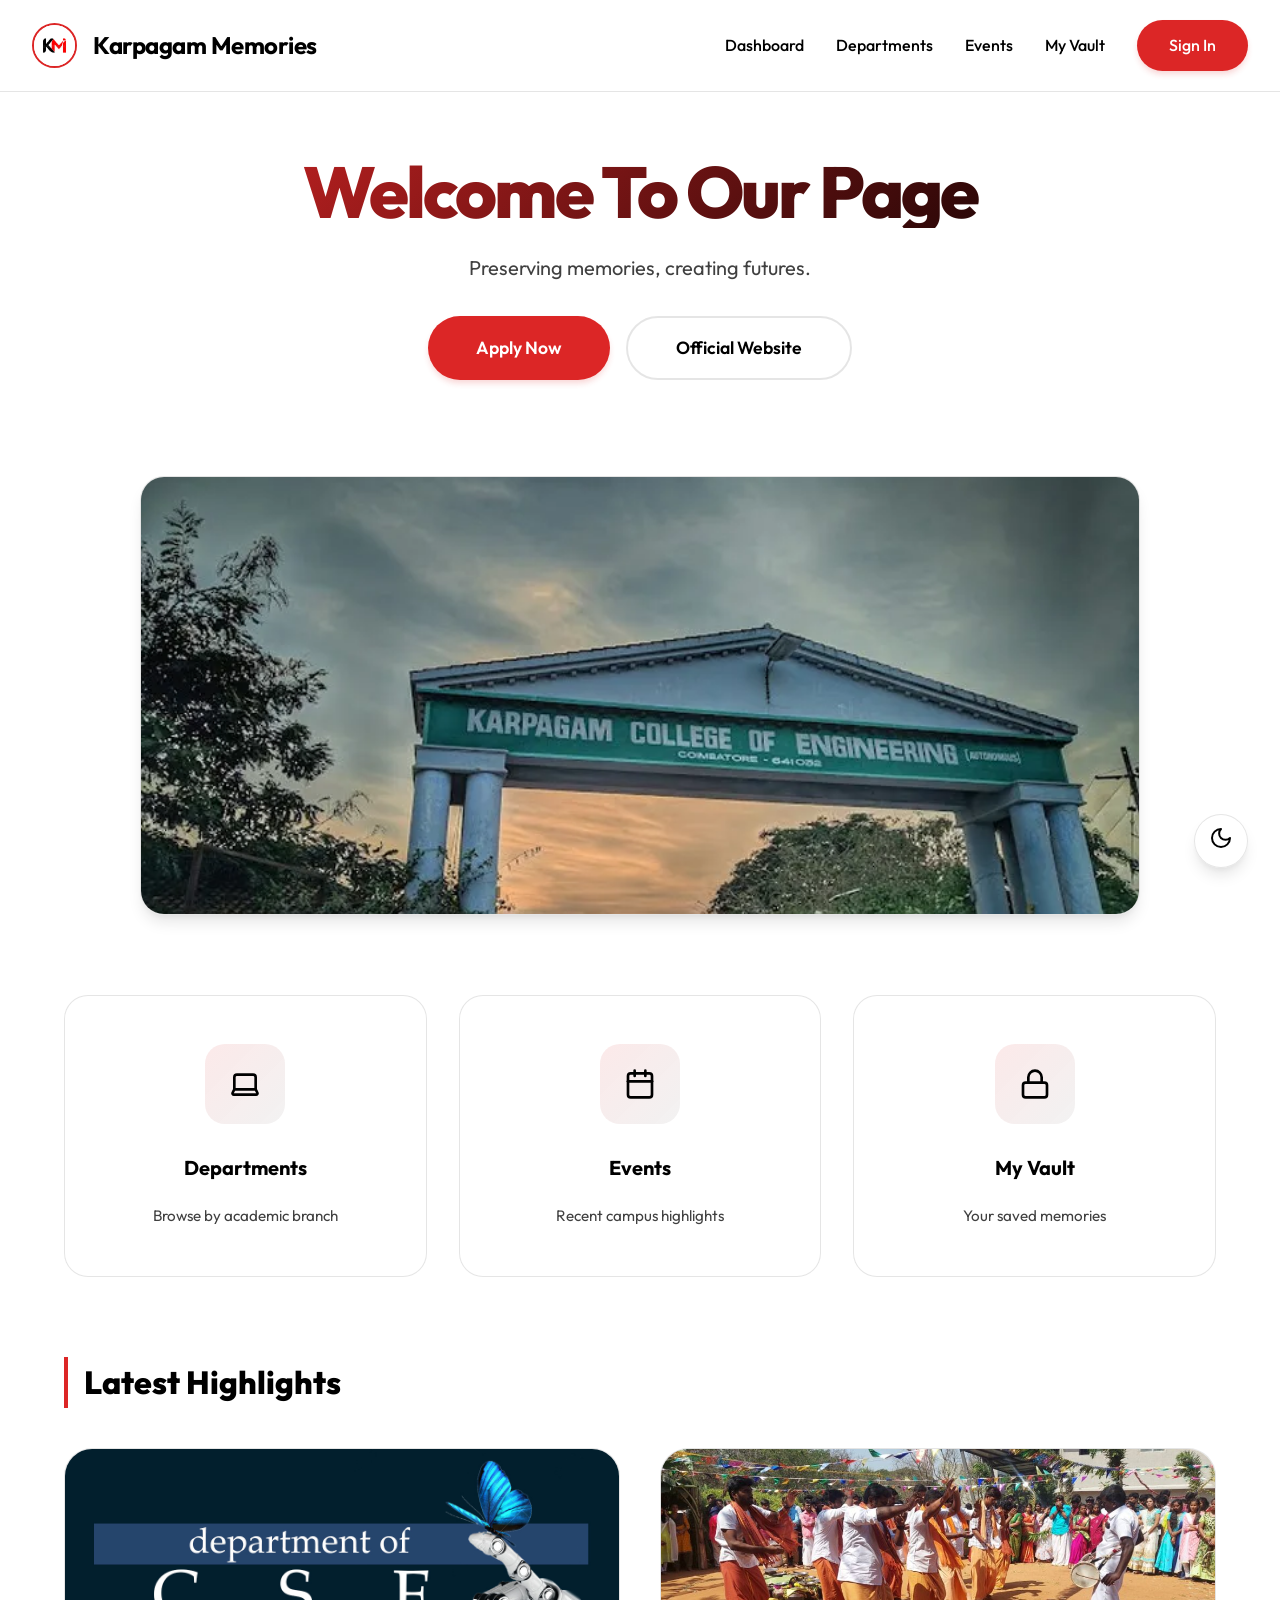
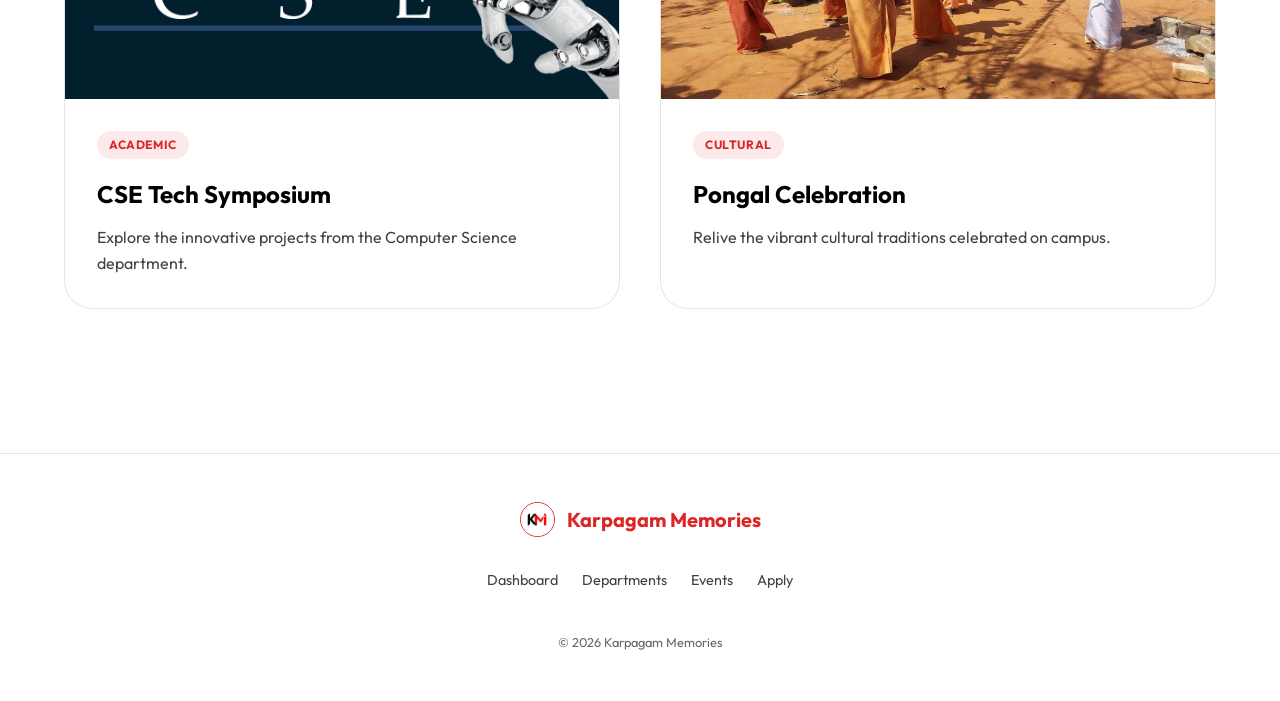
<file: index.html>
<!DOCTYPE html>
<html lang="en">
<head>
    <meta charset="UTF-8">
    <meta name="viewport" content="width=device-width, initial-scale=1.0">
    <title>Karpagam Memories - Dashboard</title>
    <link rel="stylesheet" href="common.css">
    <link rel="stylesheet" href="index.css">
    <link rel="icon" type="image/webp" href="images/logofirst.webp">
</head>
<body>
    <nav id="main-nav"></nav> 
    <main>
        <header class="hero-header">
            <h1 class="title-main">Welcome To Our Page</h1>
            <p class="subtitle">Preserving memories, creating futures.</p>
            <div class="btn-group">
                <a href="apply.html" class="btn btn-lg">Apply Now</a>
                <a href="https://kce.ac.in/" target="_blank" class="btn btn-outline btn-lg">Official Website</a>
            </div>
        </header>

        <section class="slider-wrap reveal">
            <div class="slider-box">
                <div id="hero-slider" class="slider-track">
                    <img src="images/slid1.webp" alt="Slide 1" class="slide-img">
                    <img src="images/slid2.webp" alt="Slide 2" class="slide-img">
                    <img src="images/slide3.jpeg" alt="Slide 3" class="slide-img">
                </div>
            </div>
        </section>

        <section class="quick-access reveal">
            <div class="card-grid">
                <a href="departments.html" class="stat-card">
                    <div class="icon">
                        <svg xmlns="http://www.w3.org/2000/svg" width="32" height="32" viewBox="0 0 24 24" fill="none" stroke="currentColor" stroke-width="2" stroke-linecap="round" stroke-linejoin="round"><path d="M20 16V7a2 2 0 0 0-2-2H6a2 2 0 0 0-2 2v9m16 0H4m16 0 1.28 2.55a1 1 0 0 1-.9 1.45H3.62a1 1 0 0 1-.9-1.45L4 16"/></svg>
                    </div>
                    <h3>Departments</h3>
                    <p>Browse by academic branch</p>
                </a>
                <a href="events.html" class="stat-card">
                    <div class="icon">
                        <svg xmlns="http://www.w3.org/2000/svg" width="32" height="32" viewBox="0 0 24 24" fill="none" stroke="currentColor" stroke-width="2" stroke-linecap="round" stroke-linejoin="round"><rect width="18" height="18" x="3" y="4" rx="2" ry="2"/><line x1="16" x2="16" y1="2" y2="6"/><line x1="8" x2="8" y1="2" y2="6"/><line x1="3" x2="21" y1="10" y2="10"/></svg>
                    </div>
                    <h3>Events</h3>
                    <p>Recent campus highlights</p>
                </a>
                <a href="saved.html" class="stat-card">
                    <div class="icon">
                        <svg xmlns="http://www.w3.org/2000/svg" width="32" height="32" viewBox="0 0 24 24" fill="none" stroke="currentColor" stroke-width="2" stroke-linecap="round" stroke-linejoin="round"><rect width="18" height="11" x="3" y="11" rx="2" ry="2"/><path d="M7 11V7a5 5 0 0 1 10 0v4"/></svg>
                    </div>
                    <h3>My Vault</h3>
                    <p>Your saved memories</p>
                </a>
            </div>
        </section>

        <section class="featured reveal">
            <h2 class="section-title">Latest Highlights</h2>
            <div class="highlight-grid">
                <article class="highlight-item">
                    <div class="img-wrap">
                        <img src="images/cse.jpg" alt="CSE">
                    </div>
                    <div class="content">
                        <span class="tag">Academic</span>
                        <h3>CSE Tech Symposium</h3>
                        <p>Explore the innovative projects from the Computer Science department.</p>
                    </div>
                </article>
                <article class="highlight-item">
                    <div class="img-wrap">
                        <img src="images/pongal.jpeg" alt="Pongal">
                    </div>
                    <div class="content">
                        <span class="tag">Cultural</span>
                        <h3>Pongal Celebration</h3>
                        <p>Relive the vibrant cultural traditions celebrated on campus.</p>
                    </div>
                </article>
            </div>
        </section>
    </main>

    <footer id="main-footer"></footer> <script src="script.js"></script>
</body>
</html>
</file>
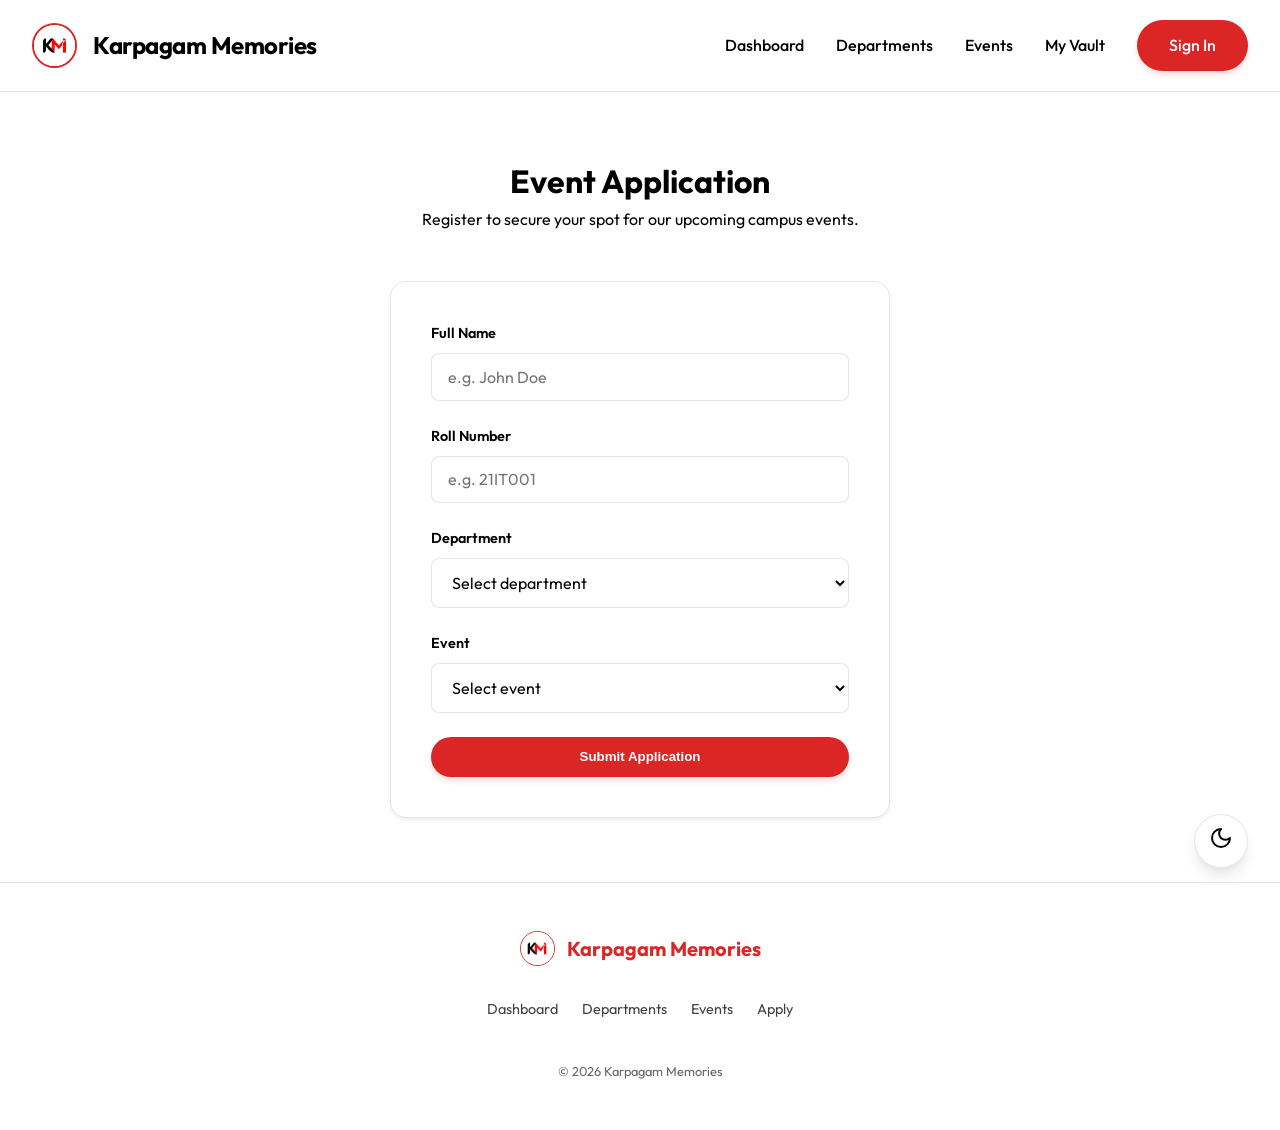
<file: apply.html>
<!DOCTYPE html>
<html lang="en">
<head>
    <meta charset="UTF-8">
    <meta name="viewport" content="width=device-width, initial-scale=1.0">
    <title>Apply for Event - Karpagam Memories</title>
    <link rel="stylesheet" href="common.css">
    <link rel="stylesheet" href="apply.css">
    <link rel="icon" type="image/webp" href="images/logofirst.webp">
</head>
<body>
    <nav id="main-nav"></nav>
    <main>
        <header class="reveal">
            <h1>Event Application</h1>
            <p>Register to secure your spot for our upcoming campus events.</p>
        </header>
        <form id="apply-form" class="reveal">
            <label for="fullname">Full Name</label>
            <input type="text" id="fullname" required placeholder="e.g. John Doe">
            <label for="uid">Roll Number</label>
            <input type="text" id="uid" required placeholder="e.g. 21IT001">
            <label for="department">Department</label>
            <select id="department" required>
                <option value="" disabled selected>Select department</option>
                <option value="cs">Computer Science</option>
                <option value="it">Information Technology</option>
                <option value="ai">Artificial Intelligence</option>
                <option value="ece">Electronics (ECE)</option>
                <option value="mech">Mechanical Engineering</option>
                <option value="civil">Civil Engineering</option>
            </select>
            <label for="event">Event</label>
            <select id="event" required>
                <option value="" disabled selected>Select event</option>
                <option value="druva">Druva Fest</option>
                <option value="pongal">Pongal Celebration</option>
                <option value="alumni">Alumni Meet</option>
                <option value="workshop">Technical Workshop</option>
                <option value="dance">Cultural Dance</option>
                <option value="iv">Industrial Visit (IV)</option>
            </select>
            <button type="submit" class="btn" style="width:100%">Submit Application</button>
        </form>
    </main>
    <footer id="main-footer"></footer>
    <script src="script.js"></script>
    <script>
        document.getElementById('apply-form').addEventListener('submit', (e) => {
            e.preventDefault();
            alert("Application submitted!");
            window.location.href = 'index.html';
        });
    </script>
</body>
</html>
</file>
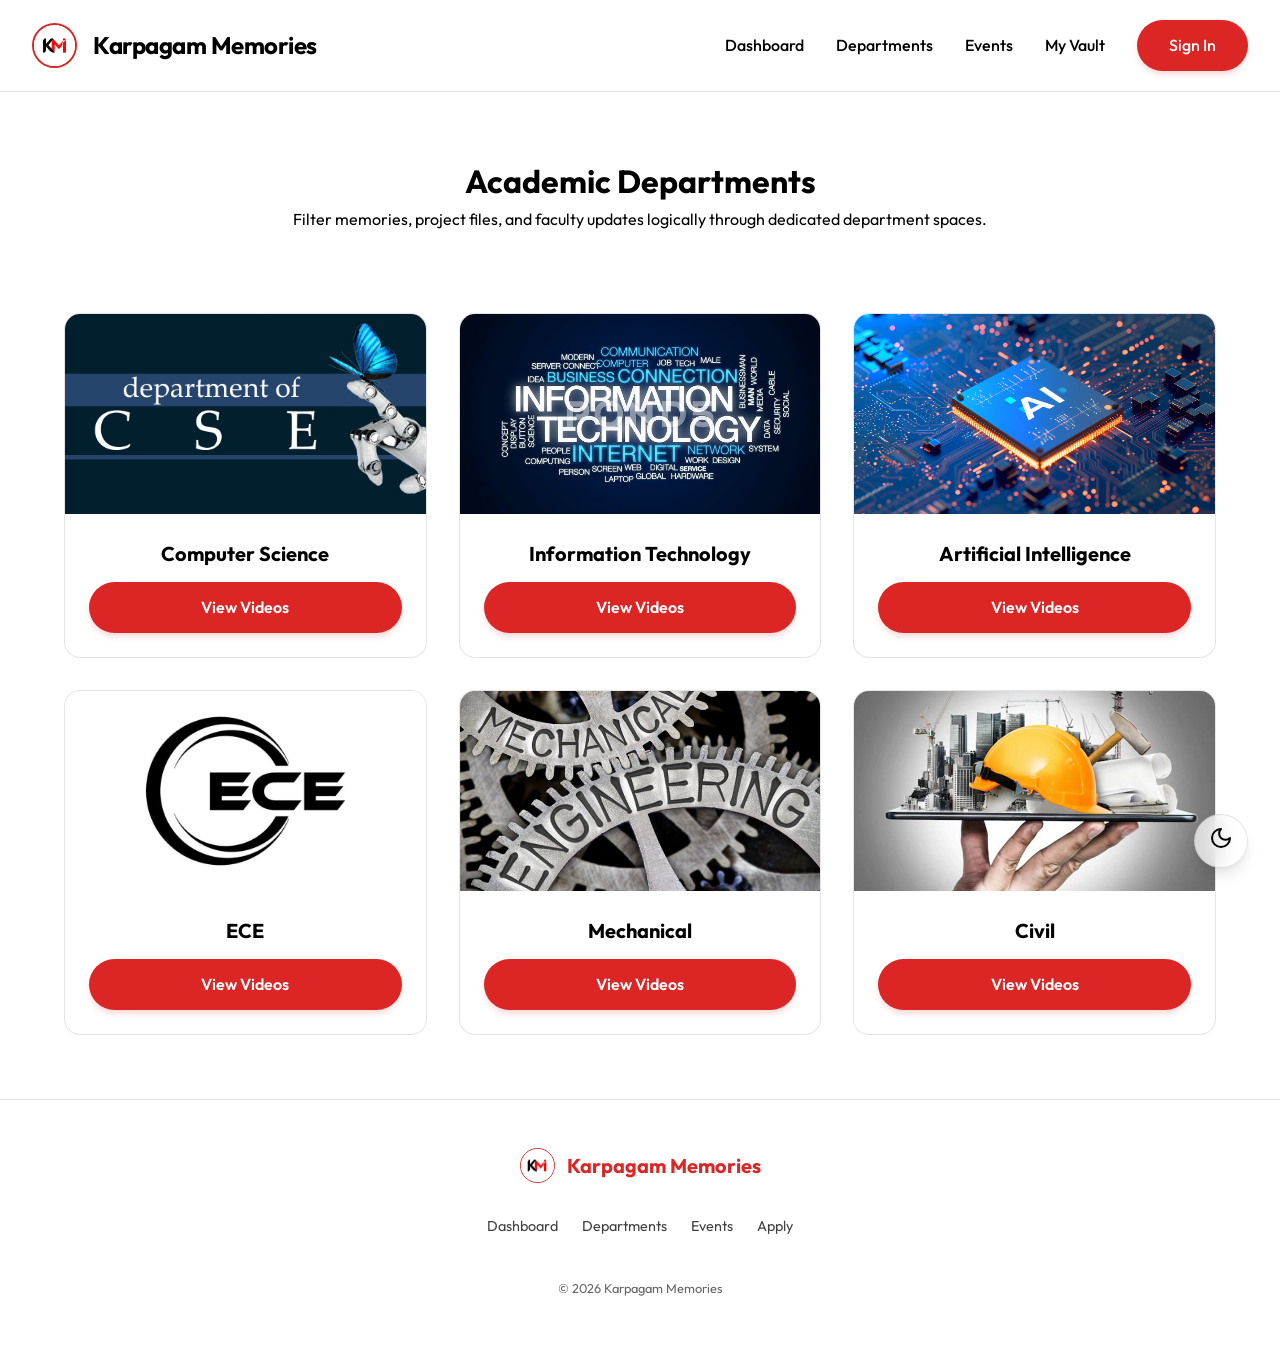
<file: departments.html>
<!DOCTYPE html>
<html lang="en">
<head>
    <meta charset="UTF-8">
    <meta name="viewport" content="width=device-width, initial-scale=1.0">
    <title>Academic Departments - Karpagam</title>
    <link rel="stylesheet" href="common.css">
    <link rel="stylesheet" href="departments.css">
    <link rel="icon" type="image/webp" href="images/logofirst.webp">
    <meta name="referrer" content="strict-origin-when-cross-origin">
</head>
<body>
    <nav id="main-nav"></nav>
    <main>
        <header>
            <h1>Academic Departments</h1>
            <p>Filter memories, project files, and faculty updates logically through dedicated department spaces.</p>
        </header>
        <section id="video-grid" class="reveal">
            <article>
                <img src="images/cse.jpg" alt="CSE">
                <div class="content">
                    <h3>Computer Science</h3>
                    <a href="dept_videos.html" class="btn">View Videos</a>
                </div>
            </article>
            <article>
                <img src="images/inf.jpg" alt="IT">
                <div class="content">
                    <h3>Information Technology</h3>
                    <a href="dept_videos.html" class="btn">View Videos</a>
                </div>
            </article>
            <article>
                <img src="images/ai.jpg" alt="AI">
                <div class="content">
                    <h3>Artificial Intelligence</h3>
                    <a href="dept_videos.html" class="btn">View Videos</a>
                </div>
            </article>
            <article>
                <img src="images/ece.jpg" alt="ECE">
                <div class="content">
                    <h3>ECE</h3>
                    <a href="dept_videos.html" class="btn">View Videos</a>
                </div>
            </article>
            <article>
                <img src="images/Mechanical.jpeg" alt="MECH">
                <div class="content">
                    <h3>Mechanical</h3>
                    <a href="dept_videos.html" class="btn">View Videos</a>
                </div>
            </article>
            <article>
                <img src="images/Civil Engineering.jpg" alt="CIVIL">
                <div class="content">
                    <h3>Civil</h3>
                    <a href="dept_videos.html" class="btn">View Videos</a>
                </div>
            </article>
        </section>
    </main>
    <footer id="main-footer"></footer>
    <script src="script.js"></script>
</body>
</html>
</file>
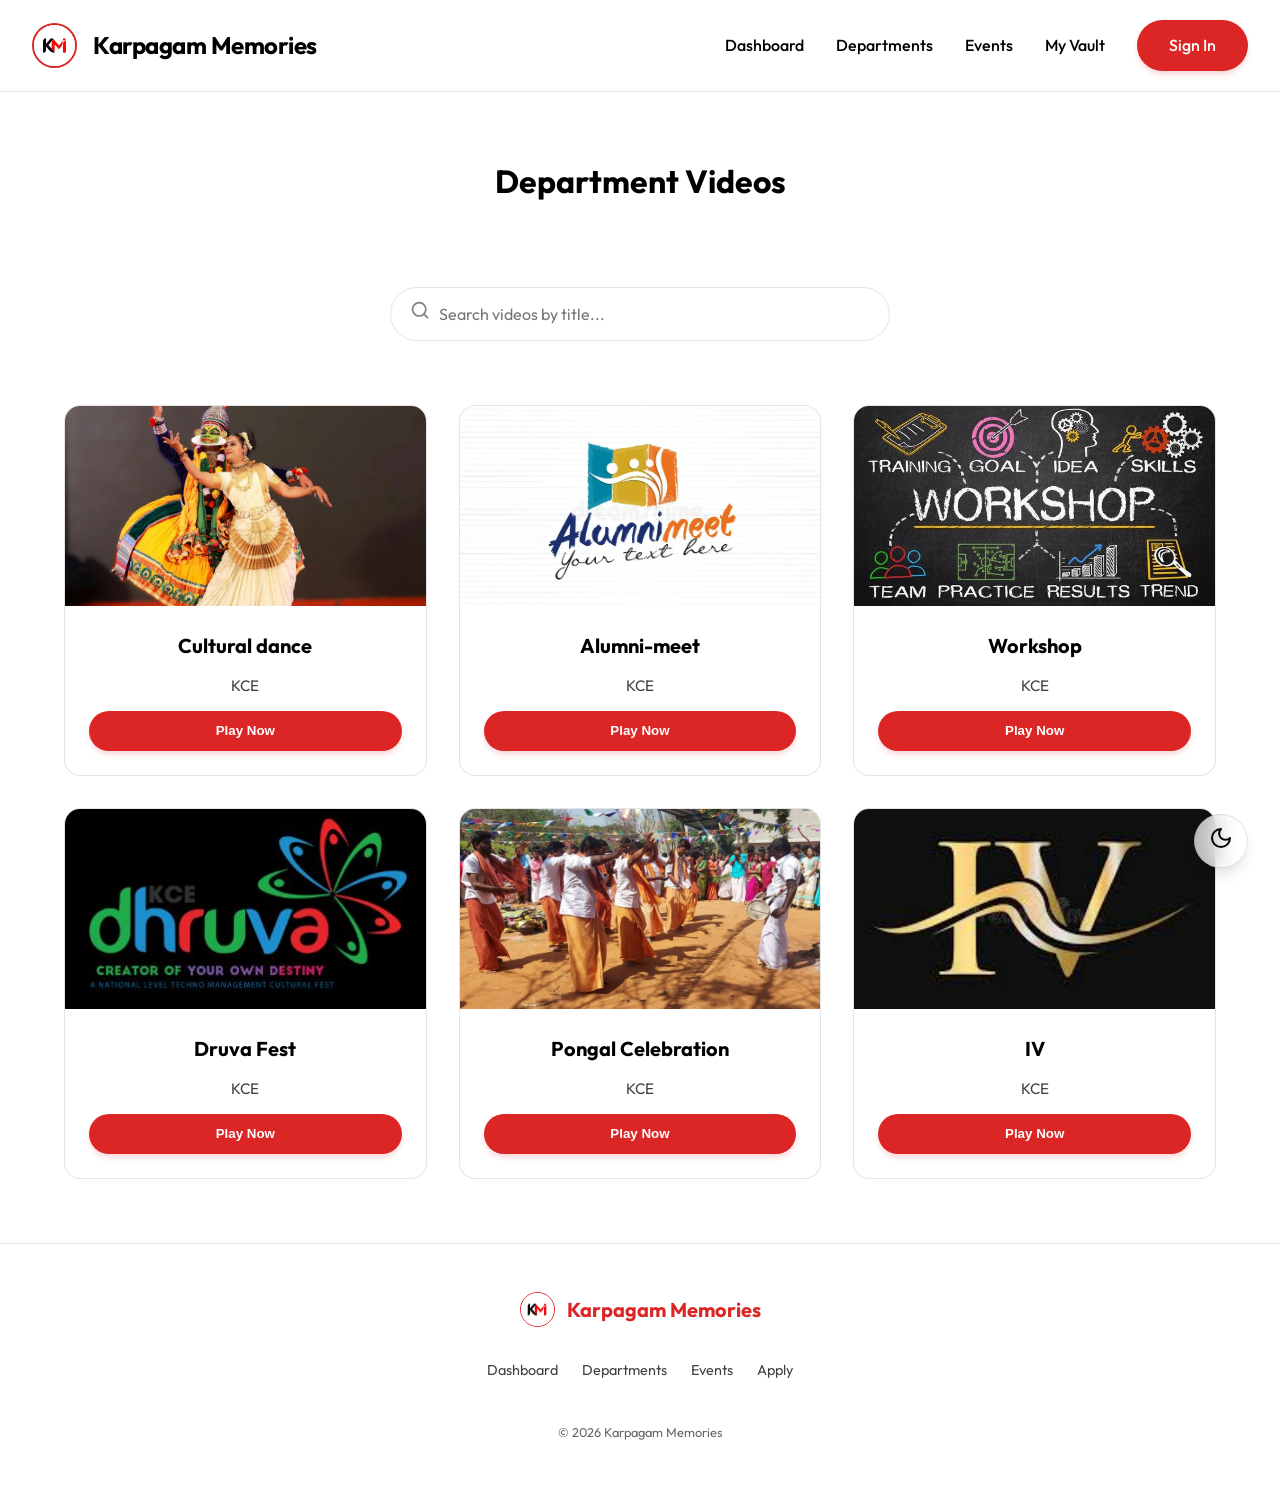
<file: dept_videos.html>
<!DOCTYPE html>
<html lang="en">
<head>
    <meta charset="UTF-8">
    <meta name="viewport" content="width=device-width, initial-scale=1.0">
    <title>Department Videos - Karpagam</title>
    <link rel="stylesheet" href="common.css">
    <link rel="stylesheet" href="dept_videos.css">
    <link rel="icon" type="image/webp" href="images/logofirst.webp">
</head>
<body>
<nav id="main-nav"></nav>
<main>
    <header><h1>Department Videos</h1></header>

    <div class="search-container">
        <span class="search-icon">
            <svg xmlns="http://www.w3.org/2000/svg" width="20" height="20" viewBox="0 0 24 24" fill="none" stroke="currentColor" stroke-width="2" stroke-linecap="round" stroke-linejoin="round"><circle cx="11" cy="11" r="8"/><path d="m21 21-4.3-4.3"/></svg>
        </span>
        <input type="text" id="video-search" class="search-input" placeholder="Search videos by title...">
    </div>

    <section id="video-grid">
        <article class="reveal">
            <img src="images/cultural dance.webp" alt="Video 1">
            <div class="content">
                <h3>Cultural dance</h3>
                <p>KCE</p>
                <button onclick="playVideo('Cultural dance', 'KCE', '1.mp4')" class="btn">Play Now</button>
            </div>
        </article>
        <article class="reveal">
            <img src="images/alumni-meet.webp" alt="Video 2">
            <div class="content">
                <h3>Alumni-meet</h3>
                <p>KCE</p>
                <button onclick="playVideo('Alumni-meet', 'KCE', '2.mp4')" class="btn">Play Now</button>
            </div>
        </article>
        <article class="reveal">
            <img src="images/workshop.jpg" alt="Video 3">
            <div class="content">
                <h3>Workshop</h3>
                <p>KCE</p>
                <button onclick="playVideo('Workshop', 'KCE', '3.mp4')" class="btn">Play Now</button>
            </div>
        </article>
        <article class="reveal">
            <img src="images/duruva.jpg" alt="Video 4">
            <div class="content">
                <h3>Druva Fest</h3>
                <p>KCE</p>
                <button onclick="playVideo('Druva Fest', 'KCE', '4.mp4')" class="btn">Play Now</button>
            </div>
        </article>
        <article class="reveal">
            <img src="images/pongal.jpeg" alt="Video 5">
            <div class="content">
                <h3>Pongal Celebration</h3>
                <p>KCE</p>
                <button onclick="playVideo('Pongal Celebration', 'KCE', '5.mp4')" class="btn">Play Now</button>
            </div>
        </article>
        <article class="reveal">
            <img src="images/iv.jpg" alt="Video 6">
            <div class="content">
                <h3>IV</h3>
                <p>KCE</p>
                <button onclick="playVideo('IV', 'KCE', '6.mp4')" class="btn">Play Now</button>
            </div>
        </article>
    </section>
</main>
<footer id="main-footer"></footer>
<script src="script.js"></script>
</body>
</html>
</file>
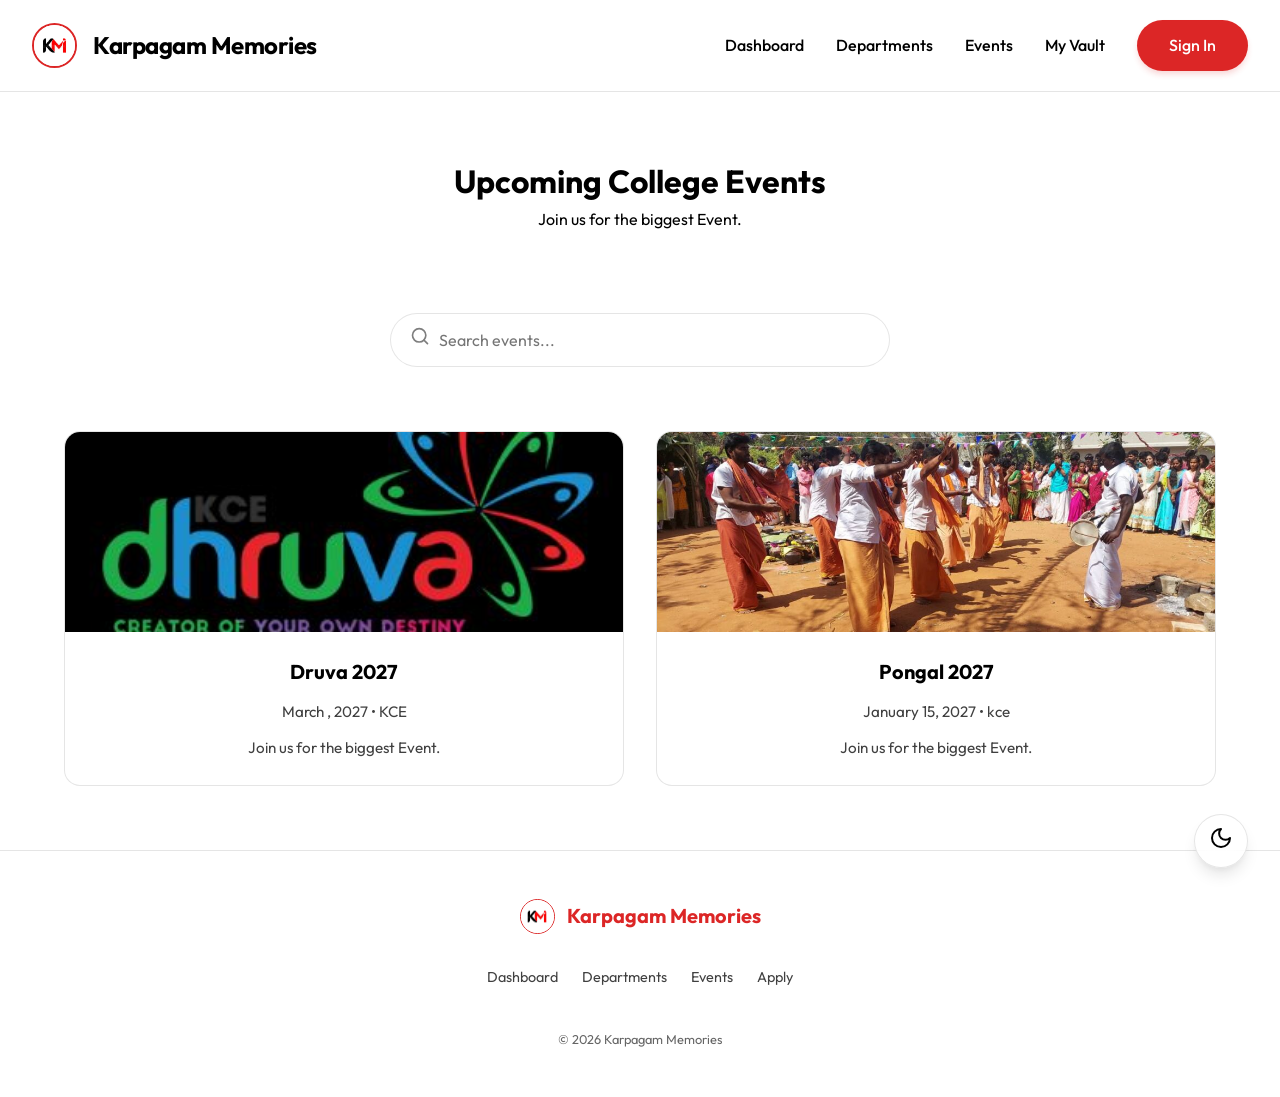
<file: events.html>
<!DOCTYPE html>
<html lang="en">
<head>
    <meta charset="UTF-8">
    <meta name="viewport" content="width=device-width, initial-scale=1.0">
    <title>College Events - Karpagam Memories</title>
    <link rel="stylesheet" href="common.css">
    <link rel="stylesheet" href="events.css">
    <link rel="icon" type="image/webp" href="images/logofirst.webp">
</head>
<body>
    <nav id="main-nav"></nav>
    <main>
        <header>
            <h1>Upcoming College Events</h1>
            <p>Join us for the biggest Event.</p>
        </header>

        <div class="search-container">
            <span class="search-icon">
                <svg xmlns="http://www.w3.org/2000/svg" width="20" height="20" viewBox="0 0 24 24" fill="none" stroke="currentColor" stroke-width="2" stroke-linecap="round" stroke-linejoin="round"><circle cx="11" cy="11" r="8"/><path d="m21 21-4.3-4.3"/></svg>
            </span>
            <input type="text" id="video-search" class="search-input" placeholder="Search events...">
        </div>

        <section id="video-grid" class="reveal">
            <article>
                <img src="images/duruva.jpg" alt="Druva 2027">
                <div class="content">
                    <h3>Druva 2027</h3>
                    <p>March , 2027 • KCE</p>
                    <p>Join us for the biggest Event.</p>
                </div>
            </article>
            <article>
                <img src="images/pongal.jpeg" alt="Pongal">
                <div class="content">
                    <h3>Pongal 2027</h3>
                    <p>January 15, 2027 • kce</p>
                    <p>Join us for the biggest Event.</p>
                </div>
            </article>
        </section>
    </main>
    <footer id="main-footer"></footer>
    <script src="script.js"></script>
</body>
</html>
</file>
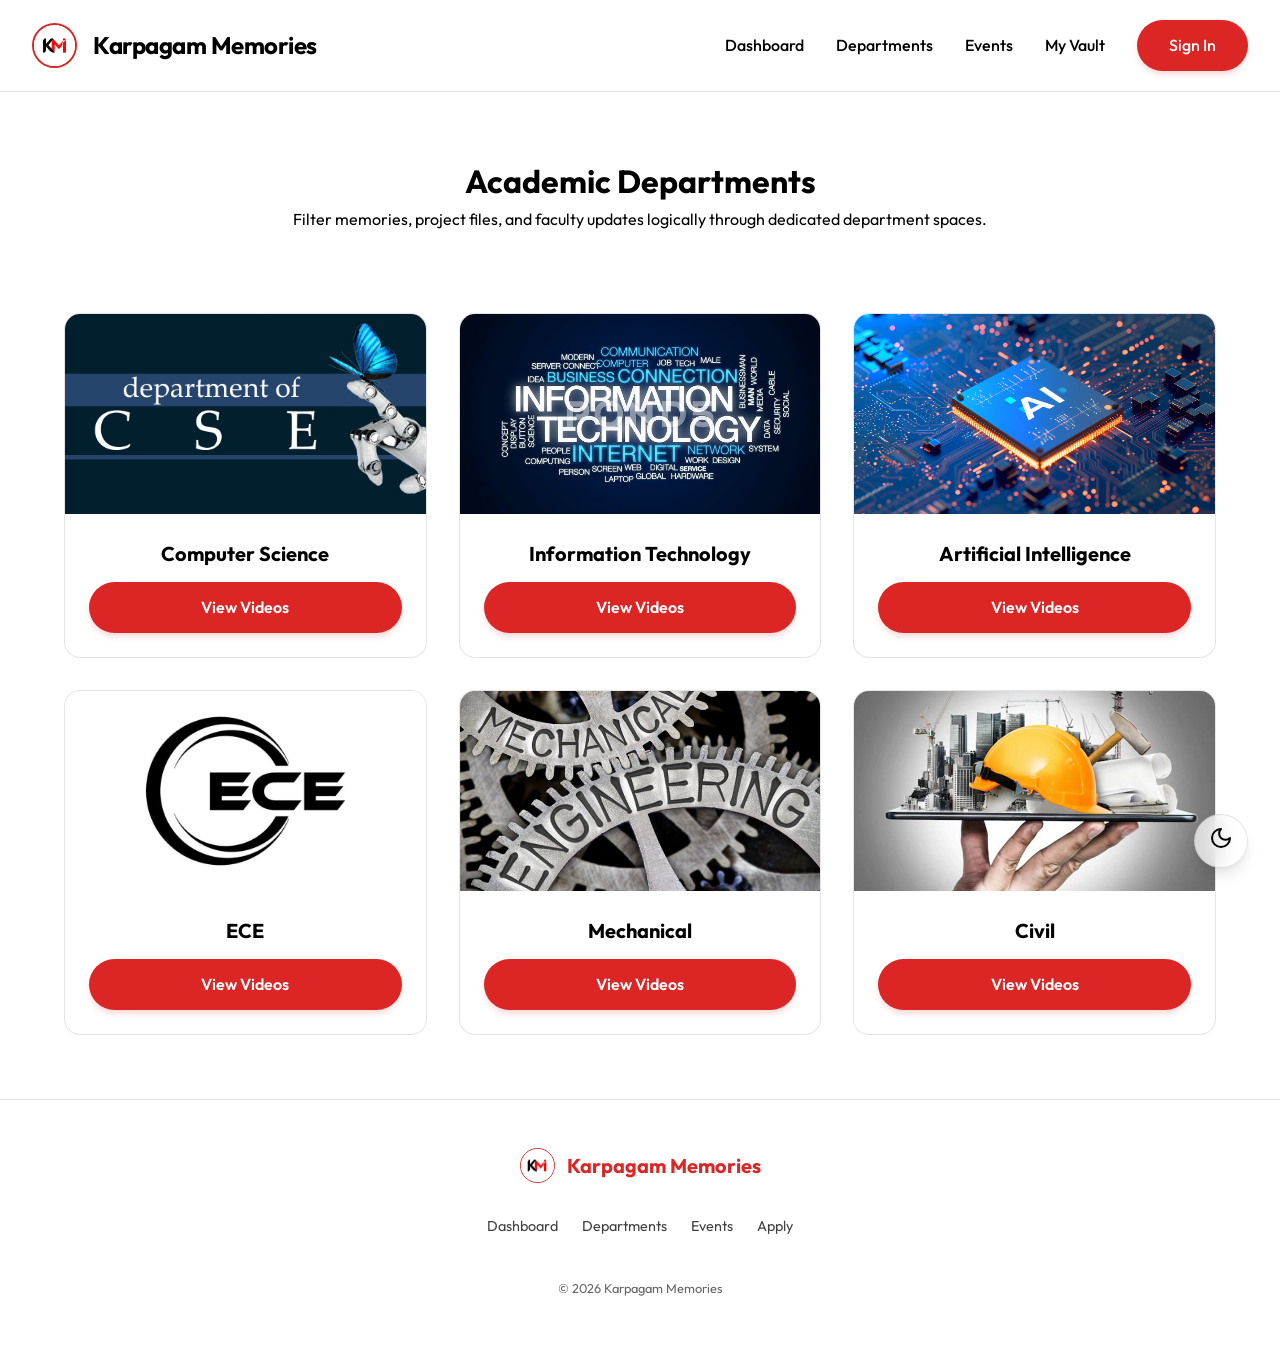
<file: player.html>
<!DOCTYPE html>
<html lang="en">
<head>
    <meta charset="UTF-8">
    <meta name="viewport" content="width=device-width, initial-scale=1.0">
    <title>Video Player - Karpagam Memories</title>
    <link rel="stylesheet" href="common.css">
    <link rel="stylesheet" href="player.css">
    <link rel="icon" type="image/webp" href="images/logofirst.webp">
</head>
<body>
    <nav id="main-nav"></nav>
    <main class="player-main">
        <div class="video-card reveal" id="player-container">
            <div class="iframe-wrapper" id="iframe-wrapper"></div>
            <div class="video-info-row">
                <div class="video-titles">
                    <h2 id="current-video-title">Loading...</h2>
                    <p id="current-video-meta">Please wait</p>
                </div>
                <div class="video-actions-group" id="video-actions">
                    <button class="btn btn-outline" id="like-btn" onclick="toggleLike()"> Like</button>
                    <button class="btn btn-outline" id="save-btn" onclick="saveToVault()"> Save to Vault</button>
                    <a href="departments.html" class="btn btn-secondary">Go Back</a>
                </div>
            </div>
        </div>
    </main>
    <footer id="main-footer"></footer>

    <script src="script.js"></script>
    <script>
        let currentVideoData = null;

        document.addEventListener('DOMContentLoaded', () => {
            const params = new URLSearchParams(window.location.search);
            const title = params.get('title');
            const meta = params.get('meta');
            const fileName = params.get('file');
            const thumb = params.get('thumb');

            if (!title || !fileName) {
                window.location.href = 'departments.html';
                return;
            }

            currentVideoData = { title, meta, fileName, thumb };
            
            document.title = `${title} - Karpagam Memories`;
            document.getElementById('current-video-title').textContent = title;
            document.getElementById('current-video-meta').textContent = meta;

            const isLoggedIn = localStorage.getItem('loggedIn') === 'true';
            const wrapper = document.getElementById('iframe-wrapper');

            if (isLoggedIn) {
                wrapper.innerHTML = `
                    <video width="100%" height="100%" controls autoplay muted>
                        <source src="video/${fileName}" type="video/mp4">
                    </video>`;
            } else {
                wrapper.innerHTML = `
                    <div class="auth-overlay">
                        <h3>Login Required</h3>
                        <a href="login.html" class="btn">Sign In to Watch</a>
                    </div>`;
                document.getElementById('video-actions').style.display = 'none';
            }
        });

        function toggleLike() {
            const btn = document.getElementById('like-btn');
            btn.classList.toggle('active');
            btn.textContent = btn.classList.contains('active') ? ' Liked' : ' Like';
        }

        function saveToVault() {
            if (!currentVideoData) return;
            let saved = JSON.parse(localStorage.getItem('savedVideos') || '[]');
            if (saved.find(v => v.title === currentVideoData.title)) {
                alert("Already in your vault!");
                return;
            }
            saved.push(currentVideoData);
            localStorage.setItem('savedVideos', JSON.stringify(saved));
            alert("Saved to My Vault!");
        }
    </script>
</body>
</html>
</file>
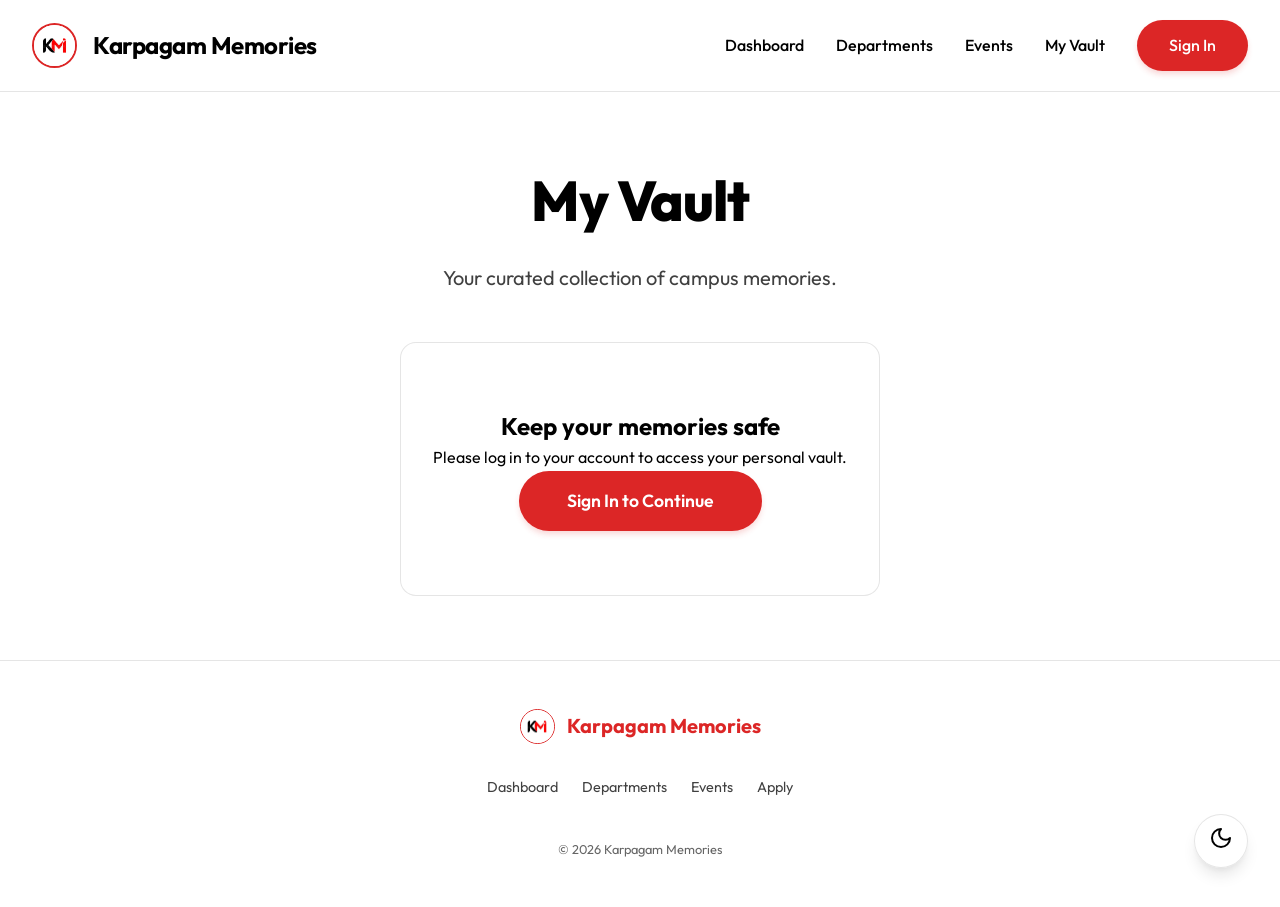
<file: saved.html>
<!DOCTYPE html>
<html lang="en">
<head>
    <meta charset="UTF-8">
    <meta name="viewport" content="width=device-width, initial-scale=1.0">
    <title>My Vault - Karpagam</title>
    <link rel="stylesheet" href="common.css">
    <link rel="stylesheet" href="saved.css">
    <link rel="icon" type="image/webp" href="images/logofirst.webp">
</head>
<body>
    <nav id="main-nav"></nav>
    <main class="vault-main-content">
        <header class="vault-header">
            <h1 class="vault-title">My Vault</h1>
            <p class="vault-subtitle">Your curated collection of campus memories.</p>
        </header>
        <div id="vault-content" class="reveal"></div>
    </main>
    <footer id="main-footer"></footer>
    <script src="script.js"></script>
    <script>
        const vault = document.getElementById('vault-content');
        const isLoggedIn = localStorage.getItem('loggedIn') === 'true';

        function renderVault() {
            if (!isLoggedIn) {
                vault.innerHTML = `<div class="vault-empty-state">
                    <h2>Keep your memories safe</h2>
                    <p>Please log in to your account to access your personal vault.</p>
                    <a href="login.html" class="btn btn-lg">Sign In to Continue</a>
                </div>`;
                return;
            }

            const savedVideos = JSON.parse(localStorage.getItem('savedVideos') || '[]');
            
            if (savedVideos.length === 0) {
                vault.innerHTML = `<div class="vault-no-items">
                    <h3>No saved memories yet</h3>
                    <p>Explore academic departments to find and save your favorite highlights.</p>
                    <a href="departments.html" class="btn btn-outline">Go to Departments</a>
                </div>`;
                return;
            }

            vault.innerHTML = `
                <div class="vault-grid">
                    ${savedVideos.map((video, index) => `
                        <article class="reveal visible">
                            <img src="${video.thumb || 'images/cse.jpg'}" alt="${video.title}">
                            <div class="content">
                                <h3>${video.title}</h3>
                                <p>${video.meta}</p>
                                <div style="display: flex; gap: 0.75rem; margin-top: auto;">
                                    <button onclick="playVideo('${video.title}', '${video.meta}', '${video.fileName}')" class="btn" style="flex: 2;">Watch</button>
                                    <button class="btn btn-outline" onclick="removeFromVault(${index})" style="flex: 1; padding: 0.5rem;" title="Remove">
                                        <svg xmlns="http://www.w3.org/2000/svg" width="16" height="16" viewBox="0 0 24 24" fill="none" stroke="currentColor" stroke-width="2" stroke-linecap="round" stroke-linejoin="round"><path d="M18 6 6 18"/><path d="m6 6 12 12"/></svg>
                                    </button>
                                </div>
                            </div>
                        </article>
                    `).join('')}
                </div>`;
        }

        function removeFromVault(index) {
            let savedVideos = JSON.parse(localStorage.getItem('savedVideos') || '[]');
            savedVideos.splice(index, 1);
            localStorage.setItem('savedVideos', JSON.stringify(savedVideos));
            renderVault();
        }

        renderVault();
    </script>
</body>
</html>
</file>
<file: common.css>
@import url('https://fonts.googleapis.com/css2?family=Outfit:wght@300;400;500;600;700;800&display=swap');

:root {
    --bg-color: #ffffff;
    --text-primary: #000000;
    --text-secondary: #404040;
    --brand-color: #dc2626;
    --brand-hover: #991b1b;
    --surface: rgba(255, 255, 255, 0.8);
    --surface-solid: #ffffff;
    --border: rgba(0, 0, 0, 0.1);
    --radius-sm: 8px;
    --radius: 16px;
    --shadow: 0 4px 6px -1px rgba(0, 0, 0, 0.05), 0 2px 4px -1px rgba(0, 0, 0, 0.03);
    --shadow-lg: 0 10px 15px -3px rgba(0, 0, 0, 0.1), 0 4px 6px -2px rgba(0, 0, 0, 0.05);
    --glass-bg: rgba(255, 255, 255, 0.7);
    --glass-border: rgba(0, 0, 0, 0.1);
}

[data-theme="dark"] {
    --bg-color: #000001;
    --text-primary: #ffffff;
    --text-secondary: #a3a3a3;
    --surface: rgba(30, 30, 30, 0.8);
    --surface-solid: #171717;
    --border: rgba(255, 255, 255, 0.1);
    --glass-bg: rgba(20, 20, 20, 0.7);
    --glass-border: rgba(255, 255, 255, 0.1);
}

* {
    box-sizing: border-box;
    margin: 0;
    padding: 0;
}

body {
    font-family: 'Outfit', system-ui, -apple-system, sans-serif;
    background-color: var(--bg-color);
    color: var(--text-primary);
    line-height: 1.6;
    -webkit-font-smoothing: antialiased;
    min-height: 100vh;
    display: flex;
    flex-direction: column;
    transition: background-color 0.3s ease, color 0.3s ease;
    overflow-x: hidden;
}

img, video {
    max-width: 100%;
    height: auto;
    display: block;
}

nav {
    display: flex;
    justify-content: center;
    align-items: center;
    padding: 1.25rem 0;
    background-color: var(--glass-bg);
    backdrop-filter: blur(12px);
    -webkit-backdrop-filter: blur(12px);
    border-bottom: 1px solid var(--glass-border);
    position: sticky;
    top: 0;
    z-index: 1000;
}

.nav-container {
    display: flex;
    justify-content: space-between;
    align-items: center;
    width: 100%;
    padding: 0 2rem;
}

.logo {
    display: flex;
    align-items: center;
    font-size: 1.5rem;
    letter-spacing: -0.02em;
    text-decoration: none;
    color: var(--text-primary);
    transition: color 0.2s;
}

.logo:hover {
    color: var(--brand-color);
}

.nav-links {
    display: flex;
    list-style: none;
    gap: 2rem;
    align-items: center;
}

.nav-links li {
    display: block;
}

.nav-links a {
    text-decoration: none;
    color: var(--text-primary);
    font-weight: 500;
    transition: color 0.2s;
}

.nav-links a:hover {
    color: var(--brand-color);
}

.nav-toggle {
    display: none;
    flex-direction: column;
    justify-content: space-around;
    width: 24px;
    height: 18px;
    background: transparent;
    border: none;
    cursor: pointer;
    padding: 0;
    z-index: 1100;
}

.nav-toggle span {
    width: 100%;
    height: 2px;
    background-color: var(--text-primary);
    border-radius: 10px;
    transition: all 0.3s ease;
    transform-origin: center;
}

main {
    flex: 1;
    width: 100%;
    max-width: 1200px;
    margin: 0 auto;
    padding: 4rem 1.5rem;
    display: flex;
    flex-direction: column;
    align-items: center;
    text-align: center;
}

header {
    margin-bottom: 3rem;
    width: 100%;
}

h1.title-main {
    font-size: clamp(2.5rem, 10vw, 4.5rem);
    font-weight: 800;
    margin-bottom: 1.5rem;
    letter-spacing: -0.04em;
    line-height: 1;
    background: linear-gradient(135deg, var(--brand-color), #000000);
    background-clip: text;
    -webkit-background-clip: text;
    -webkit-text-fill-color: transparent;
}

.subtitle {
    font-size: clamp(1rem, 4vw, 1.25rem);
    color: var(--text-secondary);
    max-width: 600px;
    margin: 0 auto 2rem auto;
}

.btn {
    display: inline-flex;
    align-items: center;
    justify-content: center;
    gap: 0.5rem;
    padding: 0.8rem 2rem;
    background-color: var(--brand-color);
    color: white !important;
    border-radius: 9999px;
    text-decoration: none;
    font-weight: 600;
    transition: all 0.3s cubic-bezier(0.4, 0, 0.2, 1);
    border: none;
    cursor: pointer;
    white-space: nowrap;
    box-shadow: 0 4px 6px -1px rgba(220, 38, 38, 0.2);
}

.btn:hover {
    background-color: var(--brand-hover);
    transform: translateY(-2px);
    box-shadow: 0 10px 15px -3px rgba(220, 38, 38, 0.3);
}

.btn-outline {
    background-color: transparent;
    color: var(--text-primary) !important;
    border: 2px solid var(--border);
    box-shadow: none;
}

.btn-outline:hover {
    background-color: var(--surface);
    border-color: var(--brand-color);
}

.btn.active {
    background-color: var(--brand-color);
    color: white !important;
    border-color: var(--brand-color);
}

.btn-lg {
    padding: 1rem 3rem;
    font-size: 1.1rem;
}

.w-auto {
    width: auto;
}

.btn-group {
    display: flex;
    gap: 1rem;
    justify-content: center;
    margin-top: 1.5rem;
    flex-wrap: wrap;
}

footer {
    width: 100%;
    background-color: var(--surface);
    border-top: 1px solid var(--border);
    padding: 3rem 1.5rem;
    margin-top: auto;
}

.footer-container {
    max-width: 1200px;
    margin: 0 auto;
    display: flex;
    flex-direction: column;
    align-items: center;
    gap: 1.5rem;
}

.footer-brand {
    color: var(--brand-color);
    margin: 0;
    font-weight: 700;
    font-size: 1.25rem;
}

.footer-nav {
    display: flex;
    gap: 1.5rem;
    flex-wrap: wrap;
    justify-content: center;
}

.footer-nav a {
    text-decoration: none;
    color: var(--text-secondary);
    font-size: 0.9rem;
    transition: color 0.2s;
}

.footer-nav a:hover {
    color: var(--brand-color);
}

.copyright {
    text-align: center;
    font-size: 0.8rem;
    opacity: 0.6;
    margin-top: 1rem;
}

@media (max-width: 1024px) {
    .nav-container {
        padding: 0 1.5rem;
    }
    
    h1.title-main {
        font-size: clamp(2rem, 8vw, 3.5rem);
    }
}

@media (max-width: 768px) {
    main {
        padding: 2.5rem 1rem;
    }

    .nav-toggle {
        display: flex;
    }

    .nav-links {
        position: fixed;
        top: 0;
        right: -100%;
        width: 100%;
        max-width: 350px;
        height: 100vh;
        background-color: var(--surface-solid);
        flex-direction: column;
        justify-content: center;
        padding: 4rem 2rem;
        gap: 1.5rem;
        box-shadow: -10px 0 40px rgba(0,0,0,0.15);
        transition: right 0.4s cubic-bezier(0.4, 0, 0.2, 1);
        z-index: 1050;
        display: flex;
        border-left: 1px solid var(--border);
    }

    .nav-links.active {
        right: 0;
    }

    .nav-links li {
        width: 100%;
        text-align: center;
    }

    .nav-links a {
        font-size: 1.15rem;
        padding: 0.5rem;
        display: block;
    }

    .nav-links .btn {
        width: 100%;
        margin-top: 1rem;
    }

    .nav-toggle.active span:nth-child(1) {
        transform: translateY(6px) rotate(45deg);
    }
    .nav-toggle.active span:nth-child(2) {
        opacity: 0;
    }
    .nav-toggle.active span:nth-child(3) {
        transform: translateY(-6px) rotate(-45deg);
    }

    .btn-lg {
        padding: 0.8rem 2rem;
        font-size: 1rem;
        width: 100%;
    }

    .btn-group {
        flex-direction: column;
        width: 100%;
        gap: 0.75rem;
    }

    .footer-nav {
        gap: 1rem;
        flex-wrap: wrap;
    }
}

@media (max-width: 480px) {
    .nav-container {
        padding: 0 1rem;
    }

    .logo {
        font-size: 1.1rem;
    }
    
    .logo img {
        height: 38px !important;
        width: 38px !important;
    }

    .footer-nav {
        flex-direction: column;
        align-items: center;
        gap: 0.75rem;
    }
    
    .footer-brand h4 {
        font-size: 1.1rem;
    }
}

.theme-switch-float {
    position: fixed;
    bottom: 2rem;
    right: 2rem;
    background: var(--glass-bg);
    backdrop-filter: blur(12px);
    -webkit-backdrop-filter: blur(12px);
    border: 1px solid var(--glass-border);
    padding: 0.75rem;
    border-radius: 50%;
    cursor: pointer;
    display: flex;
    align-items: center;
    justify-content: center;
    transition: all 0.3s cubic-bezier(0.4, 0, 0.2, 1);
    width: 54px;
    height: 54px;
    color: var(--text-primary);
    box-shadow: var(--shadow-lg);
    z-index: 1500;
}

.theme-switch-float:hover {
    transform: rotate(15deg) scale(1.1);
    background: var(--surface-solid);
    box-shadow: 0 15px 30px rgba(0,0,0,0.15);
}

.theme-icon {
    font-size: 1.5rem;
}

.search-container {
    margin: 2rem 0;
    width: 100%;
    max-width: 500px;
    position: relative;
}

.search-input {
    width: 100%;
    padding: 1rem 1.5rem 1rem 3rem;
    border-radius: 9999px;
    border: 1px solid var(--border);
    background: var(--surface);
    color: var(--text-primary);
    font-family: inherit;
    font-size: 1rem;
    outline: none;
    transition: all 0.2s;
}

.search-input:focus {
    border-color: var(--brand-color);
    box-shadow: 0 0 0 4px rgba(37, 99, 235, 0.1);
}

.search-icon {
    position: absolute;
    left: 1.25rem;
    top: 50%;
    transform: translateY(-50%);
    opacity: 0.5;
}

.modal-overlay {
    position: fixed;
    inset: 0;
    background: rgba(0, 0, 0, 0.8);
    backdrop-filter: blur(8px);
    display: none;
    align-items: center;
    justify-content: center;
    z-index: 2000;
    padding: 1rem;
}

.modal-overlay.active {
    display: flex;
}

.modal-content {
    background: var(--surface-solid);
    width: 100%;
    max-width: 900px;
    border-radius: var(--radius);
    overflow: hidden;
    position: relative;
    box-shadow: var(--shadow-lg);
}

.modal-close {
    position: absolute;
    top: 1rem;
    right: 1rem;
    background: rgba(255, 255, 255, 0.2);
    border: none;
    color: white;
    width: 32px;
    height: 32px;
    border-radius: 50%;
    cursor: pointer;
    z-index: 10;
}

.video-wrapper {
    aspect-ratio: 16/9;
    background: #000;
}

.modal-body {
    padding: 1.5rem;
}

.reveal {
    opacity: 0;
    transform: translateY(30px);
    transition: all 0.8s cubic-bezier(0.4, 0, 0.2, 1);
}

.reveal.visible {
    opacity: 1;
    transform: translateY(0);
}
</file>
<file: index.css>
.slider-wrap {
    width: 100%;
    max-width: 1000px;
    margin: 3rem auto 5rem;
}

.slider-box {
    width: 100%;
    overflow: hidden;
    border-radius: 24px;
    border: 1px solid var(--border);
    box-shadow: var(--shadow-lg);
    background: var(--glass-bg);
    backdrop-filter: blur(8px);
    -webkit-backdrop-filter: blur(8px);
}

.slider-track {
    display: flex;
    transition: transform 0.8s cubic-bezier(0.4, 0, 0.2, 1);
}

.slide-img {
    width: 100%;
    flex-shrink: 0;
    height: auto;
    aspect-ratio: 16/7;
    object-fit: cover;
}

.quick-access {
    width: 100%;
    margin-bottom: 5rem;
}

.card-grid {
    display: grid;
    grid-template-columns: repeat(3, 1fr);
    gap: 2rem;
    width: 100%;
}

.stat-card {
    background: var(--glass-bg);
    backdrop-filter: blur(8px);
    -webkit-backdrop-filter: blur(8px);
    border: 1px solid var(--glass-border);
    border-radius: 24px;
    padding: 3rem 2rem;
    text-decoration: none;
    color: inherit;
    transition: all 0.4s cubic-bezier(0.4, 0, 0.2, 1);
    display: flex;
    flex-direction: column;
    align-items: center;
    gap: 1.25rem;
    text-align: center;
}

.stat-card:hover {
    transform: translateY(-8px);
    border-color: var(--brand-color);
    box-shadow: 0 20px 25px -5px rgba(0, 0, 0, 0.1), 0 10px 10px -5px rgba(0, 0, 0, 0.04);
}

.stat-card .icon {
    font-size: 2.5rem;
    margin-bottom: 0.5rem;
    background: linear-gradient(135deg, rgba(220, 38, 38, 0.1), rgba(0, 0, 0, 0.05));
    width: 80px;
    height: 80px;
    display: flex;
    align-items: center;
    justify-content: center;
    border-radius: 20px;
    transition: all 0.3s ease;
}

.stat-card h3 {
    font-weight: 700;
    font-size: 1.25rem;
}

.stat-card p {
    color: var(--text-secondary);
    font-size: 0.95rem;
}

.featured {
    width: 100%;
    text-align: left;
    margin-bottom: 5rem;
}

.section-title {
    font-size: 2rem;
    font-weight: 800;
    margin-bottom: 2.5rem;
    position: relative;
    padding-left: 1rem;
    border-left: 4px solid var(--brand-color);
}

.highlight-grid {
    display: grid;
    grid-template-columns: 1fr 1fr;
    gap: 2.5rem;
}

.highlight-item {
    background: var(--glass-bg);
    backdrop-filter: blur(8px);
    -webkit-backdrop-filter: blur(8px);
    border: 1px solid var(--glass-border);
    border-radius: 28px;
    overflow: hidden;
    display: flex;
    flex-direction: column;
    transition: all 0.4s cubic-bezier(0.4, 0, 0.2, 1);
}

.highlight-item:hover {
    box-shadow: var(--shadow);
}

.img-wrap {
    width: 100%;
    height: 250px;
    overflow: hidden;
}

.highlight-item img {
    width: 100%;
    height: 100%;
    object-fit: cover;
    transition: transform 0.5s ease;
}

.highlight-item:hover img {
    transform: scale(1.05);
}

.content {
    padding: 2rem;
}

.tag {
    display: inline-block;
    padding: 0.25rem 0.75rem;
    background: rgba(220, 38, 38, 0.1);
    color: var(--brand-color);
    border-radius: 100px;
    font-size: 0.75rem;
    font-weight: 700;
    margin-bottom: 1rem;
    text-transform: uppercase;
    letter-spacing: 0.05em;
}

.content h3 {
    font-size: 1.5rem;
    font-weight: 700;
    margin-bottom: 0.75rem;
}

.content p {
    color: var(--text-secondary);
    font-size: 1rem;
}

@media (max-width: 1024px) {
    .card-grid {
        gap: 1.5rem;
    }
    
    .highlight-grid {
        gap: 1.5rem;
    }
}

@media (max-width: 768px) {
    .slider-wrap {
        margin: 2rem auto 3rem;
    }

    .card-grid {
        grid-template-columns: 1fr;
        gap: 1.25rem;
    }
    
    .highlight-grid {
        grid-template-columns: 1fr;
        gap: 1.5rem;
    }
    
    .slide-img {
        aspect-ratio: 4/3;
    }

    .stat-card {
        padding: 2rem;
    }

    .section-title {
        font-size: 1.5rem;
        margin-bottom: 1.5rem;
    }

    .content {
        padding: 1.5rem;
    }

    .img-wrap {
        height: 200px;
    }
}

@media (max-width: 480px) {
    .slide-img {
        aspect-ratio: 1/1;
    }
    
    .stat-card .icon {
        width: 60px;
        height: 60px;
        font-size: 1.75rem;
    }
}
</file>
<file: apply.css>
form {
    width: 100%;
    max-width: 500px;
    margin: 0 auto;
    text-align: left;
    background: var(--surface);
    padding: 2.5rem;
    border-radius: var(--radius);
    border: 1px solid var(--border);
    box-shadow: var(--shadow);
}

label {
    display: block;
    margin-bottom: 0.5rem;
    font-weight: 600;
    font-size: 0.9rem;
    color: var(--text-primary);
}

input[type="text"],
input[type="email"],
input[type="password"],
select,
textarea {
    width: 100%;
    padding: 0.8rem 1rem;
    margin-bottom: 1.5rem;
    border: 1px solid var(--border);
    border-radius: 8px;
    background-color: var(--bg-color);
    color: var(--text-primary);
    font-family: inherit;
    font-size: 1rem;
    transition: all 0.2s ease;
}

input:focus,
select:focus,
textarea:focus {
    outline: none;
    border-color: var(--brand-color);
    box-shadow: 0 0 0 3px rgba(220, 38, 38, 0.1);
}

@media (max-width: 480px) {
    form {
        padding: 1.5rem;
    }
}
</file>
<file: departments.css>
main section {
    display: grid;
    grid-template-columns: repeat(auto-fit, minmax(280px, 1fr));
    gap: 2rem;
    width: 100%;
    margin-top: 2rem;
}

article {
    background: var(--surface);
    border: 1px solid var(--border);
    border-radius: var(--radius);
    overflow: hidden;
    transition: all 0.3s cubic-bezier(0.4, 0, 0.2, 1);
    display: flex;
    flex-direction: column;
}

article img {
    width: 100%;
    height: 200px;
    object-fit: cover;
}

article div {
    padding: 1.5rem;
    display: flex;
    flex-direction: column;
    gap: 0.75rem;
    flex-grow: 1;
}

article h3 {
    font-size: 1.25rem;
    font-weight: 700;
}

article p {
    color: var(--text-secondary);
    font-size: 0.95rem;
}

article:hover {
    transform: translateY(-8px);
    box-shadow: var(--shadow);
}

@media (max-width: 768px) {
    main section {
        gap: 1.5rem;
    }
}
</file>
<file: dept_videos.css>
main section {
    display: grid;
    grid-template-columns: repeat(auto-fit, minmax(280px, 1fr));
    gap: 2rem;
    width: 100%;
    margin-top: 2rem;
}

article {
    background: var(--surface);
    border: 1px solid var(--border);
    border-radius: var(--radius);
    overflow: hidden;
    transition: all 0.3s cubic-bezier(0.4, 0, 0.2, 1);
    display: flex;
    flex-direction: column;
}

article img {
    width: 100%;
    height: 200px;
    object-fit: cover;
}

article div {
    padding: 1.5rem;
    display: flex;
    flex-direction: column;
    gap: 0.75rem;
    flex-grow: 1;
}

article h3 {
    font-size: 1.25rem;
    font-weight: 700;
}

article p {
    color: var(--text-secondary);
    font-size: 0.95rem;
}

article:hover {
    transform: translateY(-8px);
    box-shadow: var(--shadow);
}

@media (max-width: 768px) {
    main section {
        gap: 1.5rem;
    }
}
</file>
<file: events.css>
main section {
    display: grid;
    grid-template-columns: repeat(auto-fit, minmax(280px, 1fr));
    gap: 2rem;
    width: 100%;
    margin-top: 2rem;
}

article {
    background: var(--surface);
    border: 1px solid var(--border);
    border-radius: var(--radius);
    overflow: hidden;
    transition: all 0.3s cubic-bezier(0.4, 0, 0.2, 1);
    display: flex;
    flex-direction: column;
}

article img {
    width: 100%;
    height: 200px;
    object-fit: cover;
}

article div {
    padding: 1.5rem;
    display: flex;
    flex-direction: column;
    gap: 0.75rem;
    flex-grow: 1;
}

article h3 {
    font-size: 1.25rem;
    font-weight: 700;
}

article p {
    color: var(--text-secondary);
    font-size: 0.95rem;
}

article:hover {
    transform: translateY(-8px);
    box-shadow: var(--shadow);
}

@media (max-width: 768px) {
    main section {
        gap: 1.5rem;
    }
}
</file>
<file: player.css>
.video-card {
    background: var(--surface);
    border: 1px solid var(--border);
    border-radius: var(--radius);
    padding: 2.5rem;
    width: 100%;
    max-width: 900px;
    margin: 0 auto 3rem auto;
    box-shadow: var(--shadow);
}

.iframe-wrapper {
    aspect-ratio: 16/9;
    background: #000;
    border-radius: 8px;
    overflow: hidden;
    margin-bottom: 2rem;
    position: relative;
    display: flex;
    align-items: center;
    justify-content: center;
}

.video-info-row {
    display: flex;
    justify-content: space-between;
    align-items: flex-start;
    gap: 2rem;
    flex-wrap: wrap;
}

.video-titles h2 {
    font-size: 1.75rem;
    font-weight: 700;
    margin-bottom: 0.25rem;
}

.video-titles p {
    color: var(--text-secondary);
}

.video-actions-group {
    display: flex;
    gap: 0.75rem;
    flex-wrap: wrap;
}

.btn-secondary {
    background-color: var(--text-secondary) !important;
}

.auth-overlay {
    display: flex;
    flex-direction: column;
    align-items: center;
    justify-content: center;
    gap: 1.5rem;
    color: white;
    text-align: center;
    padding: 2rem;
}

.auth-overlay h3 {
    font-size: 1.5rem;
}

.player-main {
    min-height: calc(100vh - 150px);
    display: flex;
    flex-direction: column;
    align-items: center;
    justify-content: center;
    padding: 4rem 1.5rem;
}

@media (max-width: 768px) {
    .video-card {
        padding: 1.5rem;
        border: none;
        box-shadow: none;
        background: transparent;
    }
    
    .player-main {
        padding: 2rem 1rem;
    }

    .video-info-row {
        flex-direction: column;
        gap: 1.5rem;
        text-align: center;
        align-items: center;
    }

    .video-actions-group {
        justify-content: center;
        width: 100%;
    }

    .video-actions-group .btn {
        flex: 1;
        min-width: 140px;
    }
}
</file>
<file: saved.css>
.vault-main-content {
    max-width: 1200px;
    margin: 0 auto;
    padding: 4rem 1.5rem;
}

.vault-header {
    text-align: center;
    margin-bottom: 3rem;
}

.vault-title {
    font-size: clamp(2.5rem, 10vw, 3.5rem);
    font-weight: 800;
    margin-bottom: 1rem;
    letter-spacing: -0.02em;
}

.vault-subtitle {
    font-size: clamp(1rem, 4vw, 1.25rem);
    color: var(--text-secondary);
}

.vault-grid {
    display: grid;
    gap: 2rem;
    grid-template-columns: repeat(auto-fill, minmax(300px, 1fr));
}

@media (max-width: 768px) {
    .vault-grid {
        gap: 1.5rem;
        grid-template-columns: repeat(auto-fill, minmax(280px, 1fr));
    }
}

article {
    display: flex;
    flex-direction: column;
    background: var(--surface);
    border: 1px solid var(--border);
    border-radius: var(--radius);
    overflow: hidden;
    transition: all 0.3s cubic-bezier(0.4, 0, 0.2, 1);
}

article img {
    width: 100%;
    height: 180px;
    object-fit: cover;
}

article div {
    padding: 1.5rem;
    flex-grow: 1;
    display: flex;
    flex-direction: column;
}

article h3 {
    margin-bottom: 0.5rem;
    font-size: 1.2rem;
    font-weight: 700;
}

article p {
    color: var(--text-secondary);
    font-size: 0.9rem;
    margin-bottom: 1.5rem;
}

article:hover {
    transform: translateY(-8px);
    box-shadow: var(--shadow);
}

.vault-empty-state, .vault-no-items {
    text-align: center;
    padding: 4rem 2rem;
    background: var(--surface);
    border-radius: var(--radius);
    border: 1px solid var(--border);
    max-width: 600px;
    margin: 0 auto;
}

.vault-no-items {
    border-style: dashed;
    border-width: 2px;
}
</file>
